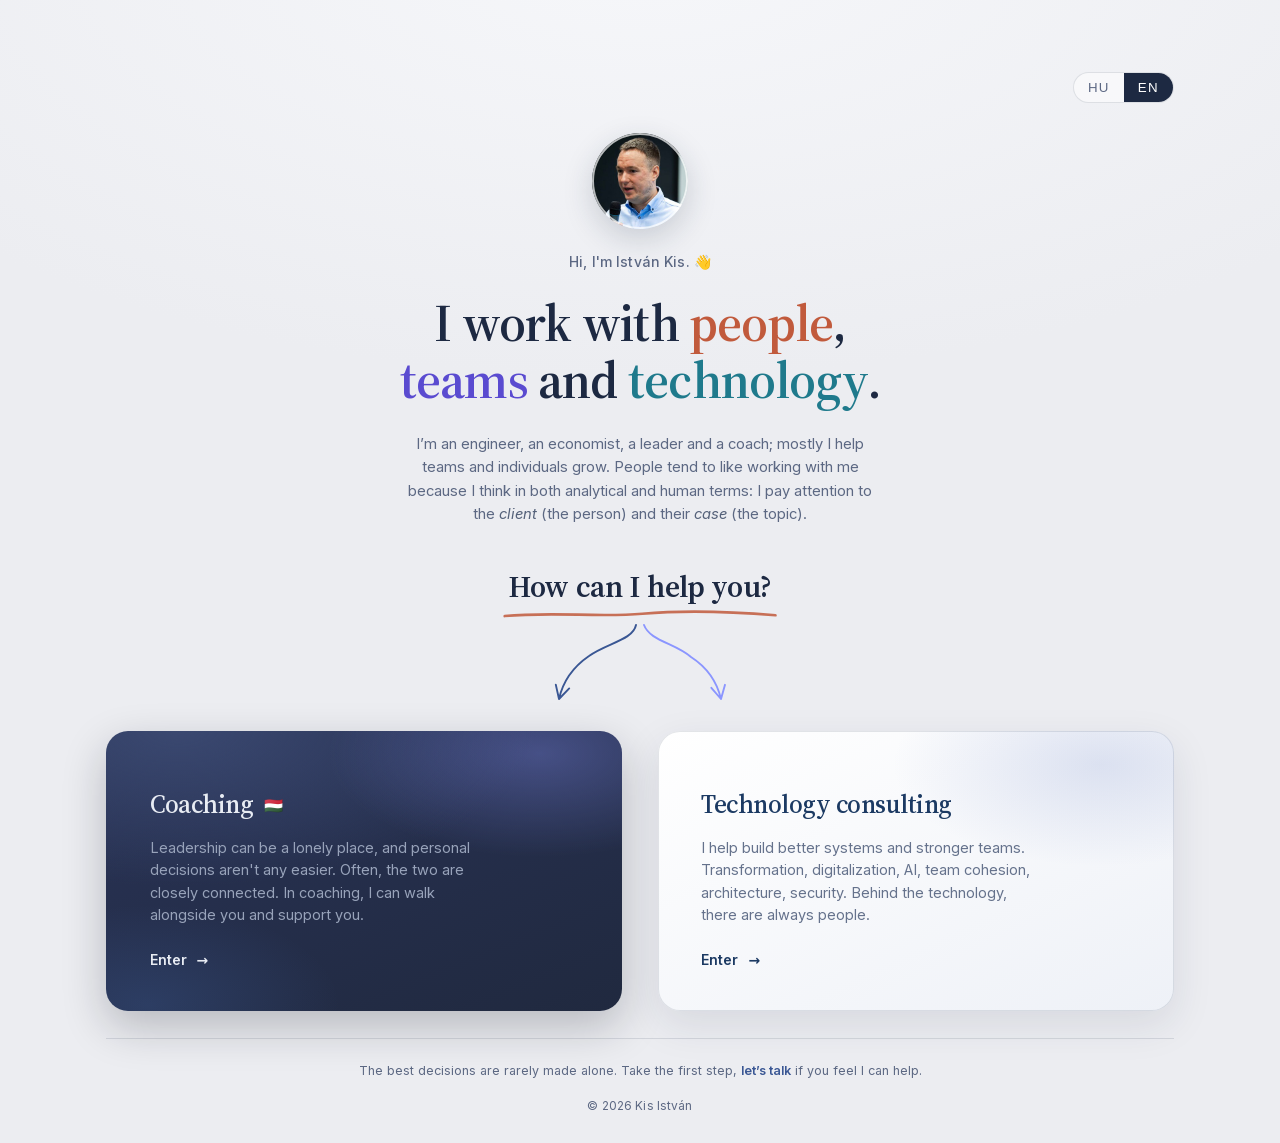
<file: index.html>
<!doctype html><html><head><meta charset=utf8><meta name=viewport content="width=device-width,initial-scale=1"><style>:root{color-scheme:light}body{margin:0;padding:0;font:14px -apple-system,BlinkMacSystemFont,sans-serif;background:#faf9f5;color:#141413}img{max-width:100%}[hidden]:not([hidden=until-found i]){display:none!important}</style><link rel="icon" href="favicon.ico" sizes="any"><link rel="icon" type="image/png" sizes="32x32" href="favicon-32.png"><link rel="apple-touch-icon" href="apple-touch-icon.png"></head><body>
<title>Istvan Kis</title>
<link rel="preload" href="fonts/inter-latin.woff2" as="font" type="font/woff2" crossorigin>
<link rel="preload" href="fonts/source-serif-4-latin.woff2" as="font" type="font/woff2" crossorigin>
<link rel="stylesheet" href="fonts.css">
<style>
  :root{
    --ground:#ecedf1;
    --ground-hi:#f6f7fa;
    --ink:#1d2942;
    --dim:#5c6883;
    --line:rgba(29,42,66,.12);

    --tech-card:#1c2333;
    --tech-card2:#232c40;
    --tech-ink:#e8ecf3;
    --tech-dim:#98a3ba;
    --tech-accent:#8b96ff;

    --coach-card:#ffffff;
    --coach-navy:#1c3a63;
    --coach-ink:#33435d;
    --coach-dim:#65728c;
    --coach-accent:#3a5794;

    --c-people:#c15a3c;
    --c-teams:#5a4bd0;
    --c-tech:#1f7a8c;

    --ease:cubic-bezier(.22,1,.36,1);
  }

  *{box-sizing:border-box}
  html{height:100%}
  body{
    margin:0;min-height:100%;
    background:radial-gradient(120% 80% at 50% -6%, var(--ground-hi), var(--ground) 60%), var(--ground);
    background-attachment:fixed;
    color:var(--ink);
    font-family:Inter,system-ui,-apple-system,Segoe UI,Roboto,sans-serif;
    -webkit-font-smoothing:antialiased;
  }
  a{color:inherit;text-decoration:none}

  .wrap{
    min-height:100svh;
    display:flex;flex-direction:column;
    padding:clamp(40px,5.6vw,76px) clamp(24px,5vw,56px) clamp(18px,2.4vw,30px);
    max-width:1180px;margin:0 auto;
  }

  .topbar{display:flex;align-items:center;justify-content:flex-end;gap:16px}
  .lang{display:inline-flex;border:1px solid var(--line);border-radius:999px;overflow:hidden;font-family:"Space Mono",monospace;font-size:12px;background:rgba(255,255,255,.5)}
  .lang button{appearance:none;background:transparent;border:0;cursor:pointer;padding:7px 14px;color:var(--dim);letter-spacing:.1em;transition:color .25s,background .25s}
  .lang button[aria-pressed="true"]{background:var(--ink);color:#fff}
  .lang button:focus-visible{outline:2px solid var(--coach-accent);outline-offset:2px}

  .intro{
    flex:0 0 auto;
    display:flex;flex-direction:column;align-items:center;justify-content:center;
    text-align:center;gap:24px;padding:clamp(20px,3.4vh,48px) 0 8px;
  }
  .badge{
    width:96px;height:96px;border-radius:50%;
    position:relative;overflow:hidden;
    box-shadow:0 10px 30px rgba(29,42,66,.18), inset 0 0 0 1px rgba(255,255,255,.6);
  }
  .badge img{width:100%;height:100%;object-fit:cover;object-position:center 20%;display:block}
  .badge::after{content:"";position:absolute;inset:0;border-radius:50%;border:2px solid rgba(255,255,255,.7);box-shadow:0 0 0 1px var(--line)}
  .kicker{font-family:Inter,system-ui,sans-serif;font-size:14px;font-weight:500;letter-spacing:.01em;color:var(--dim)}
  .lead{
    margin:0;max-width:min(92vw,32ch);
    font-family:"Source Serif 4",Georgia,serif;font-weight:600;font-optical-sizing:auto;
    font-size:clamp(28px,4.6vw,52px);line-height:1.1;letter-spacing:-.015em;color:var(--ink);
    text-wrap:balance;
  }
  .lead .w1{color:var(--c-people);font-weight:600}
  .lead .w2{color:var(--c-teams);font-weight:600}
  .lead .w3{color:var(--c-tech);font-weight:600}
  .lead .w1 .pc{color:var(--ink)}
  .head .only-hu{font-size:.6em;vertical-align:middle;margin-left:.3em;position:relative;top:-.06em}
  .bio{margin:0;max-width:min(90vw,52ch);font-size:clamp(14.5px,1.15vw,16.5px);line-height:1.6;color:var(--dim)}
  .bio .em{font-style:italic;color:#55627a}

  .trustbar{margin-top:clamp(28px,4.2vh,50px)}
  .trustbar__label{text-align:center;font-family:"Space Mono",monospace;font-size:11px;letter-spacing:.24em;text-transform:uppercase;color:var(--dim);margin:0 0 clamp(22px,3.6vh,44px)}
  .trustbar__logos{max-width:100%}
  .marquee{display:flex;flex-wrap:wrap;justify-content:center;align-items:center;gap:16px 44px}
  .marquee .logos{display:contents}
  .marquee .logos + .logos{display:none}
  .logos{list-style:none;margin:0;padding:0}
  .logos li{
    font-family:"Source Serif 4",Georgia,serif;font-weight:600;font-size:clamp(15px,1.5vw,19px);
    color:var(--coach-navy);opacity:.62;letter-spacing:.005em;transition:opacity .2s;
    white-space:nowrap;
  }
  .logos li:hover{opacity:.95}
  @keyframes logoscroll{to{transform:translateX(-50%)}}


  .ask{text-align:center;margin-top:clamp(26px,3.5vh,48px)}
  .ask h2{margin:0;font-family:"Source Serif 4",Georgia,serif;font-weight:600;font-size:clamp(21px,2.6vw,30px);color:var(--ink);letter-spacing:-.01em;display:inline-block;position:relative}
  .ask .uline{position:absolute;left:-3%;bottom:-.42em;width:106%;height:11px;overflow:visible}
  .ask .uline path{fill:none;stroke:var(--c-people);stroke-width:2.6;stroke-linecap:round;opacity:.85;vector-effect:non-scaling-stroke}

  .wave{display:inline-block;transform-origin:72% 78%}
  .lead .w1,.lead .w2,.lead .w3{display:inline-block;transition:transform .28s var(--ease)}
  @media (hover:hover){
    .lead .w1:hover,.lead .w2:hover,.lead .w3:hover{transform:translateY(-3px) rotate(-2deg)}
  }
  @media (prefers-reduced-motion:no-preference){
    .wave{animation:wave 2.6s var(--ease) .8s 2}
    .kicker:hover .wave{animation:wave 1.1s var(--ease) 0s 1}
    .ask .uline path{stroke-dasharray:300;stroke-dashoffset:300;animation:draw 1s var(--ease) .55s forwards}
  }
  @keyframes wave{0%,55%,100%{transform:rotate(0)}12%{transform:rotate(16deg)}24%{transform:rotate(-12deg)}36%{transform:rotate(14deg)}48%{transform:rotate(-8deg)}}
  @keyframes draw{to{stroke-dashoffset:0}}

  .fork{display:block;margin:12px auto 16px;width:clamp(150px,22vw,200px);height:auto}
  .fork .l{stroke:var(--coach-accent)}
  .fork .r{stroke:var(--tech-accent)}
  .fork path{fill:none;stroke-width:1.9;stroke-linecap:round;stroke-linejoin:round}

  .branches{display:grid;grid-template-columns:1fr 1fr;gap:clamp(22px,2.8vw,36px)}
  .card{
    position:relative;overflow:hidden;
    border-radius:22px;
    padding:clamp(32px,3.4vw,52px);
    min-height:280px;
    display:flex;flex-direction:column;justify-content:flex-end;gap:18px;
    transition:transform .35s var(--ease), box-shadow .35s var(--ease);
  }
  .card:focus-visible{outline:2px solid var(--coach-accent);outline-offset:3px}

  .card.primary{
    background:radial-gradient(115% 92% at 14% 0%, #3a4870, transparent 60%), linear-gradient(158deg,#293356,#20293f);
    color:var(--tech-ink);
    box-shadow:0 16px 44px rgba(15,20,32,.24);
  }
  .card.primary::before{
    content:"";position:absolute;inset:0;z-index:0;pointer-events:none;
    background:
      radial-gradient(62% 56% at 84% 8%, rgba(139,150,255,.32), transparent 66%),
      radial-gradient(52% 50% at 8% 98%, rgba(92,148,240,.16), transparent 72%);
  }
  .card.secondary{
    background:linear-gradient(155deg,#ffffff,#eef1f7);
    color:var(--coach-ink);
    box-shadow:0 14px 40px rgba(29,42,66,.10), inset 0 0 0 1px var(--line);
  }
  .card.secondary::before{
    content:"";position:absolute;inset:0;z-index:0;pointer-events:none;
    background:radial-gradient(58% 52% at 86% 12%, rgba(93,118,191,.18), transparent 70%);
  }

  .card > *{position:relative;z-index:1}
  .eyebrow{font-family:"Space Mono",monospace;font-size:11px;letter-spacing:.24em;text-transform:uppercase;display:inline-flex;align-items:center;gap:9px}
  .primary .eyebrow{color:var(--tech-accent)}
  .secondary .eyebrow{color:var(--coach-accent)}
  .eyebrow::before{content:"";width:22px;height:1px;background:currentColor;opacity:.6}

  .head{margin:0;font-size:clamp(21px,2vw,27px);line-height:1.08;letter-spacing:-.02em}
  .primary .head{font-family:"Source Serif 4",Georgia,serif;font-weight:500}
  .secondary .head{font-family:"Source Serif 4",Georgia,serif;font-weight:500;color:var(--coach-navy)}

  .desc{margin:0;font-size:14.5px;line-height:1.55;max-width:38ch}
  .primary .desc{color:var(--tech-dim)}
  .secondary .desc{color:var(--coach-dim)}

  .go{margin-top:6px;display:inline-flex;align-items:center;gap:10px;font-size:14px;font-weight:600}
  .primary .go{color:var(--tech-ink)}
  .secondary .go{color:var(--coach-navy)}
  .go .arrow{transition:transform .3s var(--ease)}
  .card:hover{transform:translateY(-4px)}
  .card.primary:hover{box-shadow:0 22px 54px rgba(15,20,32,.30)}
  .card.secondary:hover{box-shadow:0 22px 54px rgba(29,42,66,.16), inset 0 0 0 1px var(--line)}
  .card:hover .go .arrow{transform:translateX(5px)}

  .foot{margin-top:clamp(22px,3vh,40px);padding-top:22px;border-top:1px solid var(--line);display:flex;flex-direction:column;align-items:center;gap:8px;text-align:center}
  .foot-line{margin:0;font-size:12.5px;line-height:1.65;color:var(--dim);max-width:100%}
  .foot-line a{color:var(--coach-accent);font-weight:600;text-decoration:none;border-bottom:1px solid transparent;transition:border-color .2s,color .2s}
  .foot-line a:hover{border-bottom-color:currentColor;color:var(--coach-navy)}
  .foot small{font-size:12px;color:var(--dim);letter-spacing:.01em;margin-top:8px}

  .modal{position:fixed;inset:0;z-index:200;display:flex;align-items:center;justify-content:center;padding:clamp(12px,3vw,28px)}
  .modal[hidden]{display:none}
  .modal__backdrop{position:absolute;inset:0;background:rgba(15,20,32,.55);animation:mfade .25s var(--ease) both}
  .modal__panel{position:relative;width:min(760px,100%);height:min(86vh,820px);background:var(--coach-card);border-radius:20px;overflow:hidden;box-shadow:0 30px 90px rgba(15,20,32,.42);animation:mrise .3s var(--ease) both}
  .modal__frame{width:100%;height:100%;border:0;display:block;background:var(--coach-card)}
  .modal__close{position:absolute;top:12px;right:12px;z-index:3;width:36px;height:36px;border-radius:50%;border:1px solid var(--line);cursor:pointer;background:rgba(255,255,255,.94);color:var(--ink);font-size:20px;line-height:1;display:flex;align-items:center;justify-content:center;transition:background .2s,transform .2s}
  .modal__close:hover{background:#fff;transform:scale(1.06)}
  .modal__close:focus-visible{outline:2px solid var(--coach-accent);outline-offset:2px}
  .modal__fallback{position:absolute;left:14px;top:16px;z-index:2;font-family:"Space Mono",monospace;font-size:11px;letter-spacing:.04em;color:var(--dim);text-decoration:none}
  .modal__fallback:hover{color:var(--coach-navy)}
  @keyframes mfade{from{opacity:0}to{opacity:1}}
  @keyframes mrise{from{opacity:0;transform:translateY(10px) scale(.985)}to{opacity:1;transform:none}}

  .en{display:none}
  [data-lang="en"] .hu{display:none}
  [data-lang="en"] .en{display:inline}

  @media (prefers-reduced-motion:no-preference){
    .intro>*{animation:rise .7s var(--ease) both}
    .kicker{animation-delay:.05s}.lead{animation-delay:.1s}.bio{animation-delay:.16s}
    .fork{animation:fade 1s var(--ease) .3s both}
    .card{animation:rise .7s var(--ease) both}
    .card.primary{animation-delay:.36s}.card.secondary{animation-delay:.44s}
  }
  @keyframes rise{from{opacity:0;transform:translateY(12px)}to{opacity:1;transform:translateY(0)}}
  @keyframes fade{from{opacity:0}to{opacity:1}}

  @media (max-width:720px){
    .branches{grid-template-columns:1fr}
    .ask{margin-top:40px;margin-bottom:24px}
    .fork{display:none}
    .trustbar__logos{overflow:hidden;-webkit-mask-image:linear-gradient(90deg,transparent,#000 9%,#000 91%,transparent);mask-image:linear-gradient(90deg,transparent,#000 9%,#000 91%,transparent)}
    .marquee{flex-wrap:nowrap;justify-content:flex-start;width:max-content;gap:0;animation:logoscroll 24s linear infinite}
    .marquee .logos{display:flex;flex-wrap:nowrap;align-items:center;gap:0 30px;padding-right:30px}
    .marquee .logos + .logos{display:flex}
    .intro{padding-top:14px;gap:16px}
    .card{min-height:180px}
    .lead{max-width:20ch}
  }
  @media (prefers-reduced-motion:reduce){*{animation:none!important;transition:none!important}}
  @media (max-width:720px) and (prefers-reduced-motion:reduce){
    .trustbar__logos{overflow-x:auto;-webkit-overflow-scrolling:touch}
    .marquee .logos + .logos{display:none}
  }
</style>

<main class="wrap" data-lang="hu" id="stage">

  <header class="topbar">
    <div class="lang" role="group" aria-label="Language">
      <button type="button" data-set="hu" aria-pressed="true">HU</button>
      <button type="button" data-set="en" aria-pressed="false">EN</button>
    </div>
  </header>

  <section class="intro">
    <div class="badge"><img src="[data-uri]" alt="Kis István" width="96" height="96"></div>
    <span class="kicker"><span class="hu">Szia, Kis István vagyok. <span class="wave">👋</span></span><span class="en">Hi, I'm István Kis. <span class="wave">👋</span></span></span>
    <h1 class="lead">
      <span class="hu"><span class="w1">Emberekkel<span class="pc">,</span></span> <span class="w2">csapatokkal</span> és <span class="w3">technológiával</span> foglalkozom.</span>
      <span class="en">I work with <span class="w1">people<span class="pc">,</span></span> <span class="w2">teams</span> and <span class="w3">technology</span>.</span>
    </h1>
    <p class="bio">
      <span class="hu">Mérnök, közgazdász, vezető és coach vagyok, leginkább csapatok és egyének fejlődését segítem. Jellemzően azért szeretnek velem dolgozni, mert egyszerre gondolkodom reálban és humánban: figyelek az <span class="em">ügyfélre</span> (ember) és az <span class="em">ügyére</span> (téma) is.</span>
      <span class="en">I’m an engineer, an economist, a leader and a coach; mostly I help teams and individuals grow. People tend to like working with me because I think in both analytical and human terms: I pay attention to the <span class="em">client</span> (the person) and their <span class="em">case</span> (the topic).</span>
    </p>
  </section>

  <section class="ask">
    <h2><span class="hu">Miben segíthetek neked?</span><span class="en">How can I help you?</span><svg class="uline" viewBox="0 0 240 14" aria-hidden="true" preserveAspectRatio="none"><path d="M4 9 C46 3, 84 11, 122 6 S196 3, 236 8"/></svg></h2>
  </section>

  <svg class="fork" viewBox="0 0 200 96" aria-hidden="true">
    <path class="l" d="M96 6 C93 21, 67 24, 49 37 C33 48, 23 62, 19 80 M15.78 65.6 L19 80 L29.22 69.4"/>
    <path class="r" d="M104 6 C110 22, 135 24, 151 38 C168 49, 177 63, 181 80 M171.35 68.83 L181 80 L185.01 65.79"/>
  </svg>

  <section class="branches">
    <a class="card primary" href="https://coaching.istvankis.com" aria-label="Coaching & vezetés">
      <h2 class="head"><span class="hu">Coaching</span><span class="en">Coaching <span class="only-hu" title="Only available in Hungarian">🇭🇺</span></span></h2>
      <p class="desc">
        <span class="hu">Sokszor magányos a vezetés, de a magánéleti döntések meghozatala sem könnyű, ráadásul ezek sokszor össze is függnek. Coaching keretében tudlak kísérni és támogatni.</span>
        <span class="en">Leadership can be a lonely place, and personal decisions aren't any easier. Often, the two are closely connected. In coaching, I can walk alongside you and support you.</span>
      </p>
      <span class="go"><span class="hu">Coaching</span><span class="en">Enter</span><span class="arrow" aria-hidden="true">→</span></span>
    </a>

    <a class="card secondary" href="https://tech.istvankis.com/" aria-label="Tech & tanácsadás">
      <h2 class="head"><span class="hu">Technológiai tanácsadás</span><span class="en">Technology consulting</span></h2>
      <p class="desc">
        <span class="hu">Segítek jobb rendszereket és erősebb csapatokat építeni. Transzformáció, digitalizáció, AI, csapatkohézió, architektúra, biztonság. A technológia mögött mindig emberek vannak.</span>
        <span class="en">I help build better systems and stronger teams. Transformation, digitalization, AI, team cohesion, architecture, security. Behind the technology, there are always people.</span>
      </p>
      <span class="go"><span class="hu">Tech</span><span class="en">Enter</span><span class="arrow" aria-hidden="true">→</span></span>
    </a>
  </section>
  <footer class="foot">
    <p class="foot-line"><span class="hu">A legjobb döntések ritkán születnek egyedül. Tedd meg az első lépést: <a href="https://meet.istvankis.com" target="_blank" rel="noopener" data-layover>beszéljünk</a>, vagy előtte <a href="rolam.html" target="_blank" rel="noopener" data-layover>ismerj</a> meg jobban.</span><span class="en">The best decisions are rarely made alone. Take the first step, <a href="https://meet.istvankis.com" target="_blank" rel="noopener" data-talk>let’s talk</a> if you feel I can help.</span></p>
    <small>© 2026 Kis István</small>
  </footer>

  <div class="modal" id="layover" hidden>
    <div class="modal__backdrop" data-close></div>
    <div class="modal__panel" role="dialog" aria-modal="true" aria-label="Részletek">
      <a class="modal__fallback" href="#" target="_blank" rel="noopener"><span class="hu">Új lapon ↗</span><span class="en">New tab ↗</span></a>
      <button class="modal__close" type="button" data-close aria-label="Bezárás">✕</button>
      <iframe class="modal__frame" title="Részletek" src="about:blank" loading="lazy"></iframe>
    </div>
  </div>
</main>

<script>
  (function(){
    var stage=document.getElementById('stage');
    var btns=document.querySelectorAll('.lang button');
    function set(lang){
      stage.setAttribute('data-lang',lang);
      btns.forEach(function(b){b.setAttribute('aria-pressed', b.dataset.set===lang);});
      try{localStorage.setItem('ik-lang',lang);}catch(e){}
    }
    btns.forEach(function(b){b.addEventListener('click',function(){set(b.dataset.set);});});
    try{
      var saved=localStorage.getItem('ik-lang');
      if(saved){set(saved);}
      else if((navigator.language||'').toLowerCase().indexOf('hu')!==0){set('en');}
    }catch(e){}

    var modal=document.getElementById('layover');
    if(modal){
      var frame=modal.querySelector('.modal__frame');
      var closeBtn=modal.querySelector('.modal__close');
      var fallback=modal.querySelector('.modal__fallback');
      var panel=modal.querySelector('.modal__panel');
      var opener=null;
      function openModal(e){
        if(e){e.preventDefault();}
        opener=e&&e.currentTarget;
        var url=opener&&opener.getAttribute('href');
        if(url){
          if(frame){frame.setAttribute('src',url);}
          if(fallback){fallback.setAttribute('href',url);}
          if(panel&&opener.textContent){panel.setAttribute('aria-label',opener.textContent.trim());}
        }
        modal.hidden=false;
        document.body.style.overflow='hidden';
        if(closeBtn){closeBtn.focus();}
      }
      function closeModal(){
        modal.hidden=true;
        document.body.style.overflow='';
        if(frame){frame.setAttribute('src','about:blank');}
        if(opener&&opener.focus){opener.focus();}
      }
      document.querySelectorAll('[data-layover]').forEach(function(a){a.addEventListener('click',openModal);});
      modal.querySelectorAll('[data-close]').forEach(function(el){el.addEventListener('click',closeModal);});
      document.addEventListener('keydown',function(ev){if(ev.key==='Escape'&&!modal.hidden){closeModal();}});
    }
  })();
</script>

</body></html>
</file>
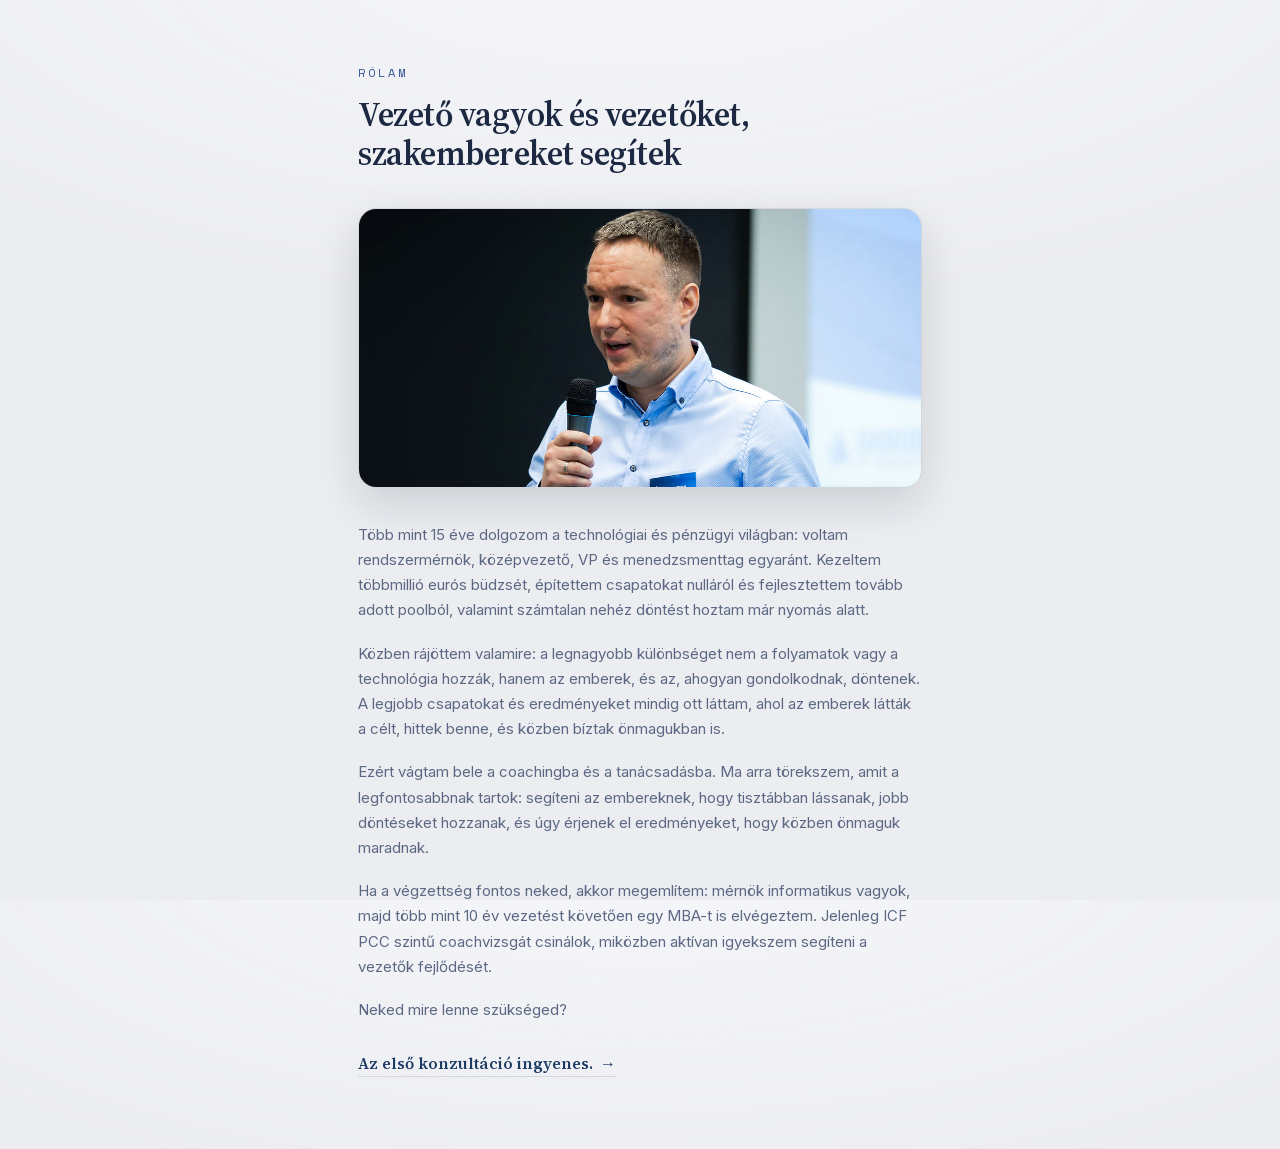
<file: rolam.html>
<!doctype html><html lang="hu"><head><meta charset="utf8"><meta name="viewport" content="width=device-width,initial-scale=1">
<title>Rólam · Kis István</title>
<meta name="description" content="Vezető vagyok és vezetőket, szakembereket kísérek.">
<link rel="icon" href="favicon.ico" sizes="any">
<link rel="preload" href="fonts/source-serif-4-latin.woff2" as="font" type="font/woff2" crossorigin>
<link rel="stylesheet" href="fonts.css">
<style>
  :root{
    --ground:#ecedf1;--ground-hi:#f6f7fa;
    --ink:#1d2942;--dim:#5c6883;--line:rgba(29,42,66,.12);
    --coach-navy:#1c3a63;--coach-accent:#3a5794;
    --c-people:#c15a3c;
    --ease:cubic-bezier(.22,1,.36,1);
  }
  *{box-sizing:border-box}
  html{height:100%}
  body{
    margin:0;min-height:100%;
    background:radial-gradient(120% 70% at 50% -8%, var(--ground-hi), transparent 60%), var(--ground);
    color:var(--ink);
    font-family:Inter,system-ui,-apple-system,Segoe UI,Roboto,sans-serif;
    -webkit-font-smoothing:antialiased;
  }
  .wrap{max-width:660px;margin:0 auto;padding:clamp(30px,6vw,64px) clamp(22px,5vw,48px) clamp(40px,7vw,72px)}
  .kicker{font-family:"Space Mono",monospace;font-size:12px;letter-spacing:.24em;text-transform:uppercase;color:var(--coach-accent);margin:0 0 14px}
  h1{
    margin:0;font-family:"Source Serif 4",Georgia,serif;font-weight:600;
    font-size:clamp(24px,3.4vw,34px);line-height:1.16;letter-spacing:-.014em;color:var(--ink);
  }
  .photo{
    display:block;width:100%;height:clamp(200px,34vw,280px);object-fit:cover;object-position:50% 22%;
    border-radius:18px;margin:clamp(22px,3.4vw,34px) 0;border:1px solid var(--line);
    box-shadow:0 16px 44px rgba(15,20,32,.14);
  }
  .body p{margin:0 0 clamp(14px,1.6vw,18px);font-size:clamp(15px,1.15vw,16.5px);line-height:1.68;color:var(--dim)}
  .body p:last-child{margin-bottom:0}
  .more{
    display:inline-flex;align-items:center;gap:7px;margin-top:clamp(22px,3vw,30px);
    font-family:"Source Serif 4",Georgia,serif;font-weight:600;font-size:16px;color:var(--coach-navy);
    text-decoration:none;border-bottom:1px solid var(--line);padding-bottom:2px;transition:color .2s,border-color .2s;
  }
  .more:hover{color:var(--coach-accent);border-bottom-color:currentColor}
  .more .arrow{transition:transform .2s var(--ease)}
  .more:hover .arrow{transform:translateX(3px)}
  @media (prefers-reduced-motion:no-preference){
    .wrap>*{animation:rise .6s var(--ease) both}
    .kicker{animation-delay:.02s}h1{animation-delay:.06s}.photo{animation-delay:.1s}.body{animation-delay:.14s}
  }
  @keyframes rise{from{opacity:0;transform:translateY(10px)}to{opacity:1;transform:none}}
  @media (prefers-reduced-motion:reduce){*{animation:none!important}}
</style>
</head>
<body>
  <main class="wrap">
    <p class="kicker">Rólam</p>
    <h1>Vezető vagyok és vezetőket, szakembereket segítek</h1>
    <img class="photo" src="isti-speaking.jpg" alt="Kis István előadás közben" loading="lazy">
    <div class="body">
      <p>Több mint 15 éve dolgozom a technológiai és pénzügyi világban: voltam rendszermérnök, középvezető, VP és menedzsmenttag egyaránt. Kezeltem többmillió eurós büdzsét, építettem csapatokat nulláról és fejlesztettem tovább adott poolból, valamint számtalan nehéz döntést hoztam már nyomás alatt.</p>
      <p>Közben rájöttem valamire: a legnagyobb különbséget nem a folyamatok vagy a technológia hozzák, hanem az emberek, és az, ahogyan gondolkodnak, döntenek. A legjobb csapatokat és eredményeket mindig ott láttam, ahol az emberek látták a célt, hittek benne, és közben bíztak önmagukban is.</p>
      <p>Ezért vágtam bele a coachingba és a tanácsadásba. Ma arra törekszem, amit a legfontosabbnak tartok: segíteni az embereknek, hogy tisztábban lássanak, jobb döntéseket hozzanak, és úgy érjenek el eredményeket, hogy közben önmaguk maradnak.</p>
      <p>Ha a végzettség fontos neked, akkor megemlítem: mérnök informatikus vagyok, majd több mint 10 év vezetést követően egy MBA-t is elvégeztem. Jelenleg ICF PCC szintű coachvizsgát csinálok, miközben aktívan igyekszem segíteni a vezetők fejlődését.</p>
      <p>Neked mire lenne szükséged?</p>
    </div>
    <a class="more" href="https://meet.istvankis.com" rel="noopener">Az első konzultáció ingyenes. <span class="arrow" aria-hidden="true">→</span></a>
  </main>
</body></html>
</file>
<file: fonts.css>
@font-face {
  font-family: 'Inter';
  font-style: normal;
  font-weight: 400 600;
  font-display: swap;
  src: url(fonts/inter-latin-ext.woff2) format('woff2');
  unicode-range: U+0100-02BA, U+02BD-02C5, U+02C7-02CC, U+02CE-02D7, U+02DD-02FF, U+0304, U+0308, U+0329, U+1D00-1DBF, U+1E00-1E9F, U+1EF2-1EFF, U+2020, U+20A0-20AB, U+20AD-20C0, U+2113, U+2C60-2C7F, U+A720-A7FF;
}
@font-face {
  font-family: 'Inter';
  font-style: normal;
  font-weight: 400 600;
  font-display: swap;
  src: url(fonts/inter-latin.woff2) format('woff2');
  unicode-range: U+0000-00FF, U+0131, U+0152-0153, U+02BB-02BC, U+02C6, U+02DA, U+02DC, U+0304, U+0308, U+0329, U+2000-206F, U+20AC, U+2122, U+2191, U+2193, U+2212, U+2215, U+FEFF, U+FFFD;
}
@font-face {
  font-family: 'Inter';
  font-style: italic;
  font-weight: 400 500;
  font-display: swap;
  src: url(fonts/inter-italic-latin-ext.woff2) format('woff2');
  unicode-range: U+0100-02BA, U+02BD-02C5, U+02C7-02CC, U+02CE-02D7, U+02DD-02FF, U+0304, U+0308, U+0329, U+1D00-1DBF, U+1E00-1E9F, U+1EF2-1EFF, U+2020, U+20A0-20AB, U+20AD-20C0, U+2113, U+2C60-2C7F, U+A720-A7FF;
}
@font-face {
  font-family: 'Inter';
  font-style: italic;
  font-weight: 400 500;
  font-display: swap;
  src: url(fonts/inter-italic-latin.woff2) format('woff2');
  unicode-range: U+0000-00FF, U+0131, U+0152-0153, U+02BB-02BC, U+02C6, U+02DA, U+02DC, U+0304, U+0308, U+0329, U+2000-206F, U+20AC, U+2122, U+2191, U+2193, U+2212, U+2215, U+FEFF, U+FFFD;
}
@font-face {
  font-family: 'Source Serif 4';
  font-style: normal;
  font-weight: 400 600;
  font-display: swap;
  src: url(fonts/source-serif-4-latin-ext.woff2) format('woff2');
  unicode-range: U+0100-02BA, U+02BD-02C5, U+02C7-02CC, U+02CE-02D7, U+02DD-02FF, U+0304, U+0308, U+0329, U+1D00-1DBF, U+1E00-1E9F, U+1EF2-1EFF, U+2020, U+20A0-20AB, U+20AD-20C0, U+2113, U+2C60-2C7F, U+A720-A7FF;
}
@font-face {
  font-family: 'Source Serif 4';
  font-style: normal;
  font-weight: 400 600;
  font-display: swap;
  src: url(fonts/source-serif-4-latin.woff2) format('woff2');
  unicode-range: U+0000-00FF, U+0131, U+0152-0153, U+02BB-02BC, U+02C6, U+02DA, U+02DC, U+0304, U+0308, U+0329, U+2000-206F, U+20AC, U+2122, U+2191, U+2193, U+2212, U+2215, U+FEFF, U+FFFD;
}
@font-face {
  font-family: 'Space Mono';
  font-style: normal;
  font-weight: 400;
  font-display: swap;
  src: url(fonts/space-mono-400-latin-ext.woff2) format('woff2');
  unicode-range: U+0100-02BA, U+02BD-02C5, U+02C7-02CC, U+02CE-02D7, U+02DD-02FF, U+0304, U+0308, U+0329, U+1D00-1DBF, U+1E00-1E9F, U+1EF2-1EFF, U+2020, U+20A0-20AB, U+20AD-20C0, U+2113, U+2C60-2C7F, U+A720-A7FF;
}
@font-face {
  font-family: 'Space Mono';
  font-style: normal;
  font-weight: 400;
  font-display: swap;
  src: url(fonts/space-mono-400-latin.woff2) format('woff2');
  unicode-range: U+0000-00FF, U+0131, U+0152-0153, U+02BB-02BC, U+02C6, U+02DA, U+02DC, U+0304, U+0308, U+0329, U+2000-206F, U+20AC, U+2122, U+2191, U+2193, U+2212, U+2215, U+FEFF, U+FFFD;
}
@font-face {
  font-family: 'Space Mono';
  font-style: normal;
  font-weight: 700;
  font-display: swap;
  src: url(fonts/space-mono-700-latin-ext.woff2) format('woff2');
  unicode-range: U+0100-02BA, U+02BD-02C5, U+02C7-02CC, U+02CE-02D7, U+02DD-02FF, U+0304, U+0308, U+0329, U+1D00-1DBF, U+1E00-1E9F, U+1EF2-1EFF, U+2020, U+20A0-20AB, U+20AD-20C0, U+2113, U+2C60-2C7F, U+A720-A7FF;
}
@font-face {
  font-family: 'Space Mono';
  font-style: normal;
  font-weight: 700;
  font-display: swap;
  src: url(fonts/space-mono-700-latin.woff2) format('woff2');
  unicode-range: U+0000-00FF, U+0131, U+0152-0153, U+02BB-02BC, U+02C6, U+02DA, U+02DC, U+0304, U+0308, U+0329, U+2000-206F, U+20AC, U+2122, U+2191, U+2193, U+2212, U+2215, U+FEFF, U+FFFD;
}
</file>
